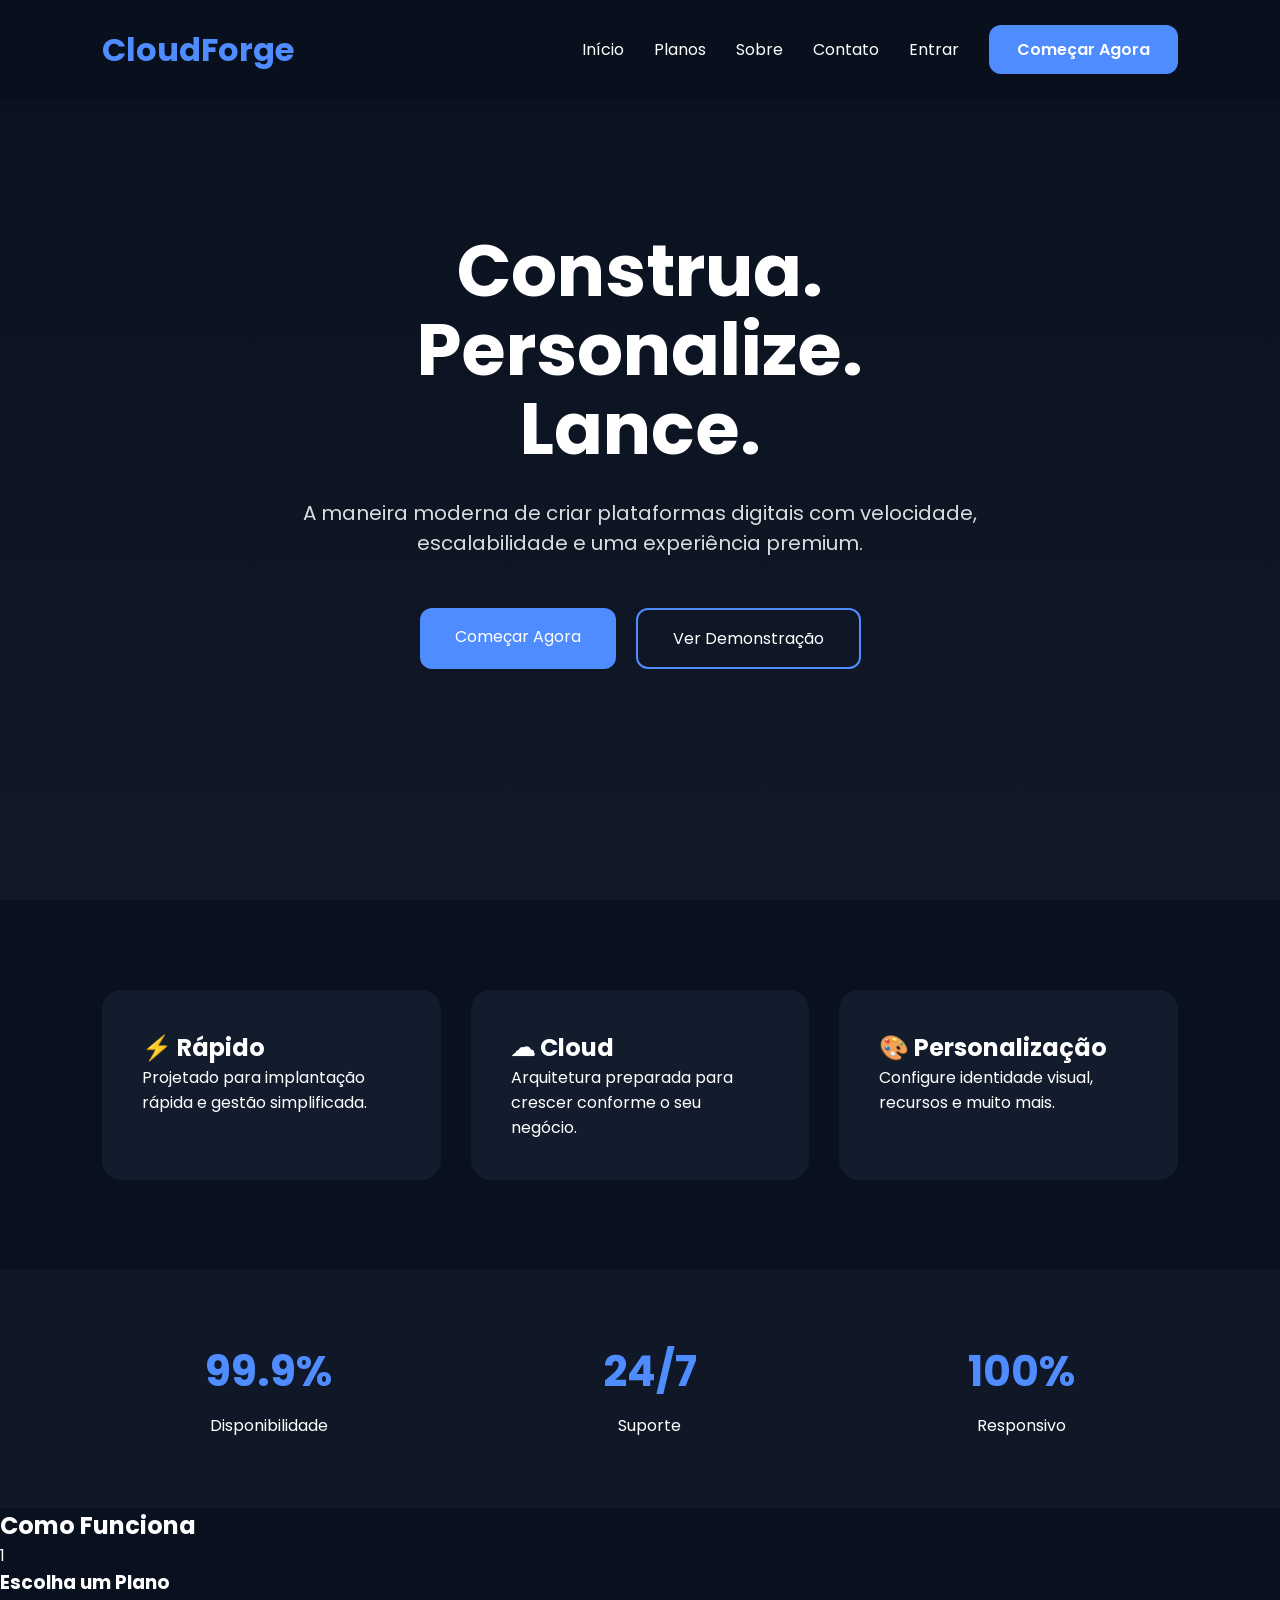
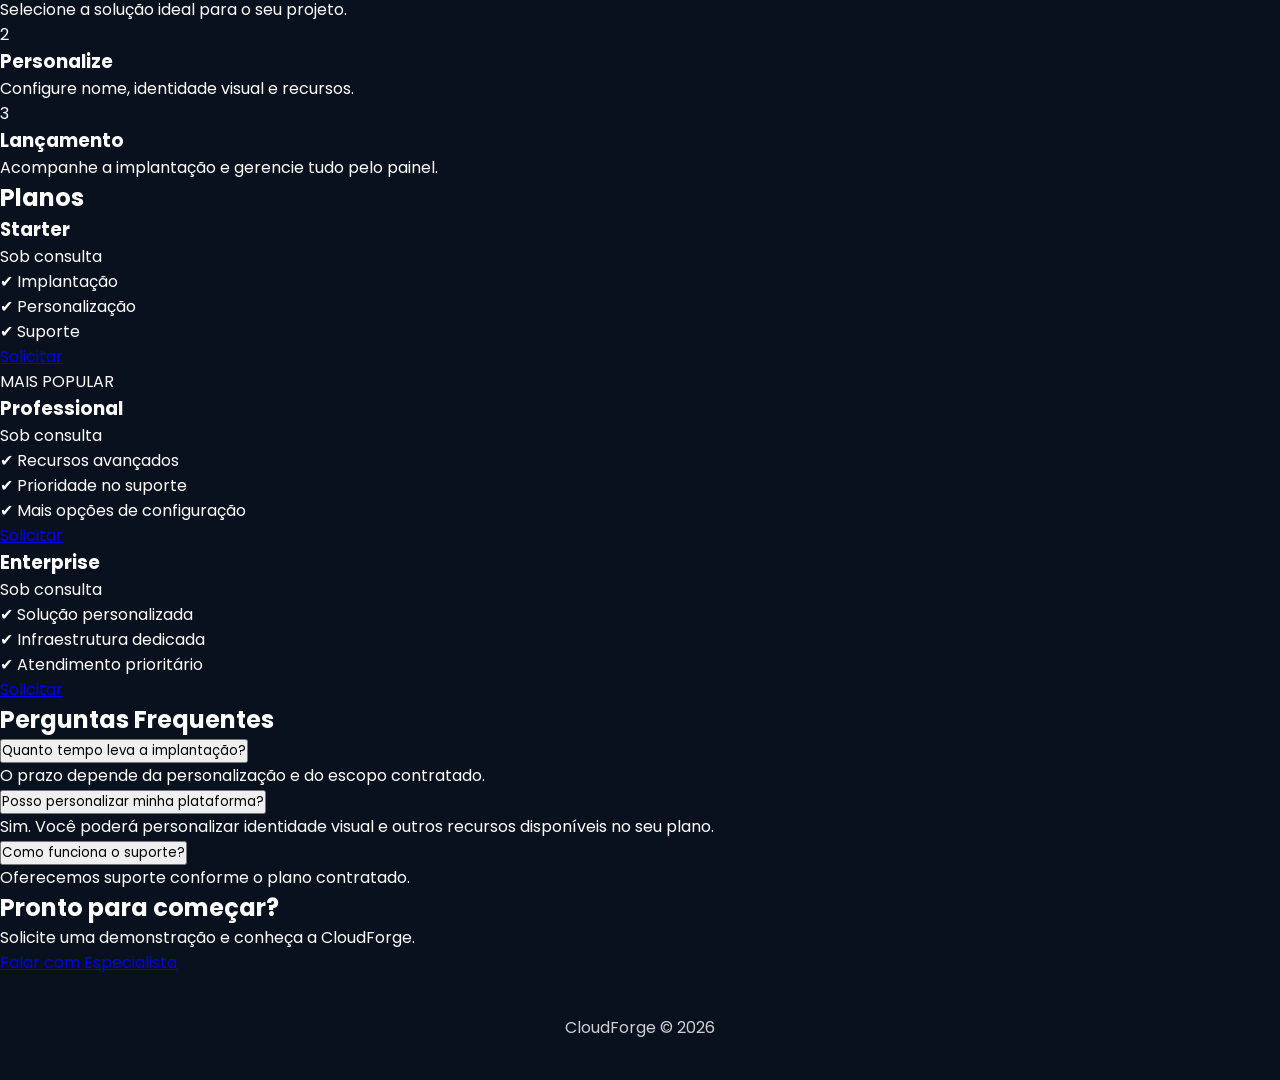
<file: index.html>
<!DOCTYPE html>
<html lang="pt-BR">

<head>

<meta charset="UTF-8">
<meta name="viewport" content="width=device-width, initial-scale=1.0">

<title>CloudForge | Construa. Personalize. Lance.</title>

<link rel="preconnect" href="https://fonts.googleapis.com">
<link rel="preconnect" href="https://fonts.gstatic.com" crossorigin>

<link href="https://fonts.googleapis.com/css2?family=Poppins:wght@300;400;500;600;700;800&display=swap" rel="stylesheet">

<link rel="stylesheet" href="assets/css/style.css">

</head>

<body>

<header>

<div class="logo">

CloudForge

</div>

<nav>

<a href="#">Início</a>

<a href="#">Planos</a>

<a href="#">Sobre</a>

<a href="#">Contato</a>

<a href="#" class="login">Entrar</a>

<a href="#" class="button">

Começar Agora

</a>

</nav>

</header>

<section class="hero">

<div class="hero-content">

<h1>

Construa.

<br>

Personalize.

<br>

Lance.

</h1>

<p>

A maneira moderna de criar plataformas digitais com velocidade,
escalabilidade e uma experiência premium.

</p>

<div class="hero-buttons">

<a href="#" class="primary">

Começar Agora

</a>

<a href="#" class="secondary">

Ver Demonstração

</a>

</div>

</div>

</section>

<section class="features">

<div class="card">

<h2>⚡ Rápido</h2>

<p>

Projetado para implantação rápida e gestão simplificada.

</p>

</div>

<div class="card">

<h2>☁ Cloud</h2>

<p>

Arquitetura preparada para crescer conforme o seu negócio.

</p>

</div>

<div class="card">

<h2>🎨 Personalização</h2>

<p>

Configure identidade visual, recursos e muito mais.

</p>

</div>

</section>

<section class="stats">

<div>

<h2>99.9%</h2>

<p>Disponibilidade</p>

</div>

<div>

<h2>24/7</h2>

<p>Suporte</p>

</div>

<div>

<h2>100%</h2>

<p>Responsivo</p>

</div>

</section>

<!-- COMO FUNCIONA -->

<section class="process">

<h2>Como Funciona</h2>

<div class="steps">

<div class="step">
<div class="number">1</div>
<h3>Escolha um Plano</h3>
<p>Selecione a solução ideal para o seu projeto.</p>
</div>

<div class="step">
<div class="number">2</div>
<h3>Personalize</h3>
<p>Configure nome, identidade visual e recursos.</p>
</div>

<div class="step">
<div class="number">3</div>
<h3>Lançamento</h3>
<p>Acompanhe a implantação e gerencie tudo pelo painel.</p>
</div>

</div>

</section>


<!-- PLANOS -->

<section class="pricing">

<h2>Planos</h2>

<div class="plans">

<div class="plan">

<h3>Starter</h3>

<p class="price">Sob consulta</p>

<ul>

<li>✔ Implantação</li>

<li>✔ Personalização</li>

<li>✔ Suporte</li>

</ul>

<a href="contato.html">Solicitar</a>

</div>


<div class="plan popular">

<span>MAIS POPULAR</span>

<h3>Professional</h3>

<p class="price">Sob consulta</p>

<ul>

<li>✔ Recursos avançados</li>

<li>✔ Prioridade no suporte</li>

<li>✔ Mais opções de configuração</li>

</ul>

<a href="contato.html">Solicitar</a>

</div>


<div class="plan">

<h3>Enterprise</h3>

<p class="price">Sob consulta</p>

<ul>

<li>✔ Solução personalizada</li>

<li>✔ Infraestrutura dedicada</li>

<li>✔ Atendimento prioritário</li>

</ul>

<a href="contato.html">Solicitar</a>

</div>

</div>

</section>



<!-- FAQ -->

<section class="faq">

<h2>Perguntas Frequentes</h2>

<div class="faq-item">

<button class="faq-question">
Quanto tempo leva a implantação?
</button>

<div class="faq-answer">

<p>
O prazo depende da personalização e do escopo contratado.
</p>

</div>

</div>

<div class="faq-item">

<button class="faq-question">
Posso personalizar minha plataforma?
</button>

<div class="faq-answer">

<p>
Sim. Você poderá personalizar identidade visual e outros recursos disponíveis no seu plano.
</p>

</div>

</div>

<div class="faq-item">

<button class="faq-question">
Como funciona o suporte?
</button>

<div class="faq-answer">

<p>
Oferecemos suporte conforme o plano contratado.
</p>

</div>

</div>

</section>



<section class="cta">

<h2>Pronto para começar?</h2>

<p>

Solicite uma demonstração e conheça a CloudForge.

</p>

<a href="contato.html">

Falar com Especialista

</a>

</section>

<footer>

CloudForge © 2026

</footer>

<script src="assets/js/script.js"></script>

</body>

</html>
</file>
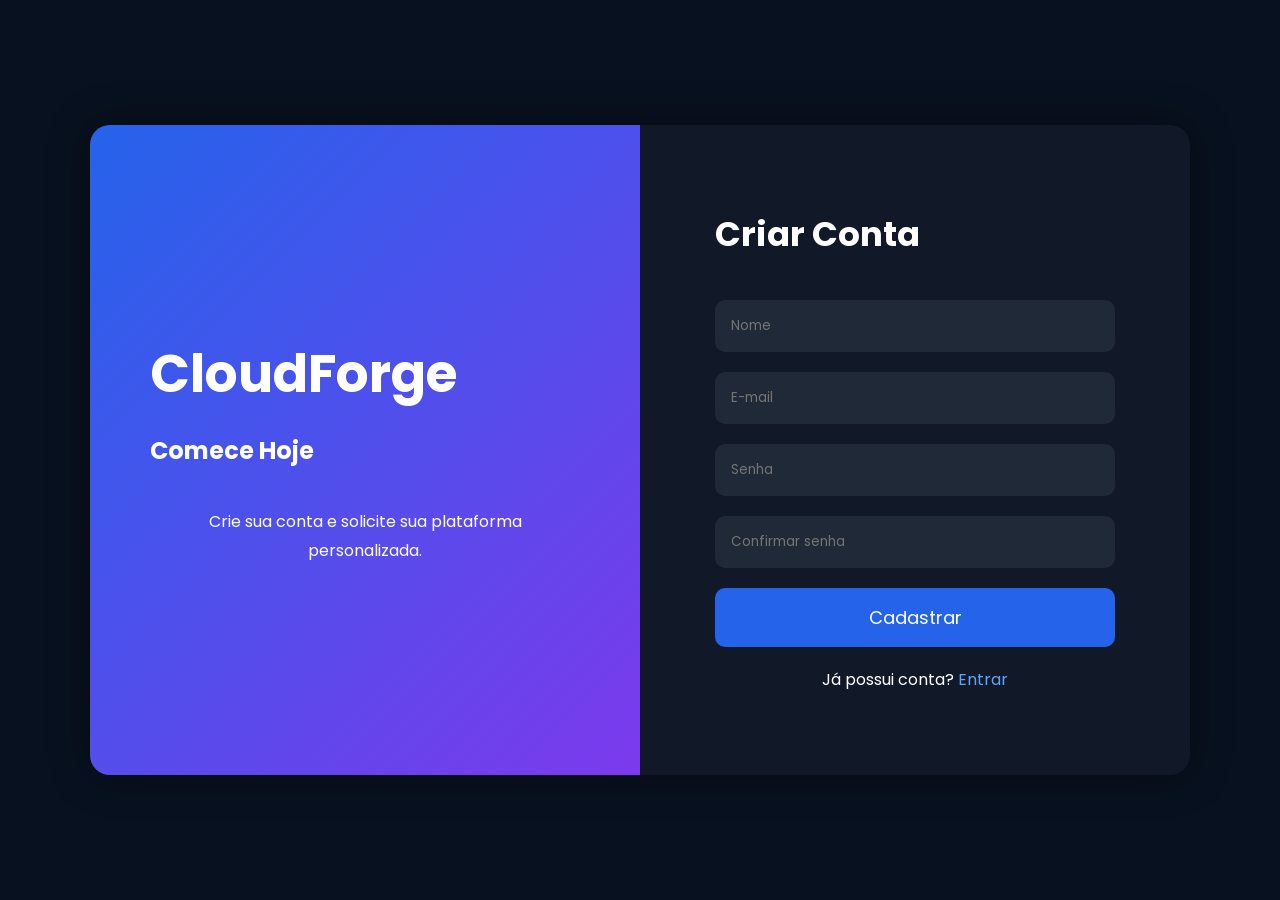
<file: cadastro.html>
<!DOCTYPE html>
<html lang="pt-BR">

<head>

<meta charset="UTF-8">

<meta name="viewport" content="width=device-width, initial-scale=1.0">

<title>Cadastro | CloudForge</title>

<link rel="stylesheet" href="assets/css/login.css">

<link href="https://fonts.googleapis.com/css2?family=Poppins:wght@300;400;500;600;700&display=swap" rel="stylesheet">

</head>

<body>

<div class="container">

<div class="left">

<h1>CloudForge</h1>

<h2>Comece Hoje</h2>

<p>

Crie sua conta e solicite sua plataforma personalizada.

</p>

</div>

<div class="right">

<form>

<h2>Criar Conta</h2>

<input type="text" placeholder="Nome">

<input type="email" placeholder="E-mail">

<input type="password" placeholder="Senha">

<input type="password" placeholder="Confirmar senha">

<button>

Cadastrar

</button>

<p>

Já possui conta?

<a href="login.html">

Entrar

</a>

</p>

</form>

</div>

</div>

</body>

</html>
</file>
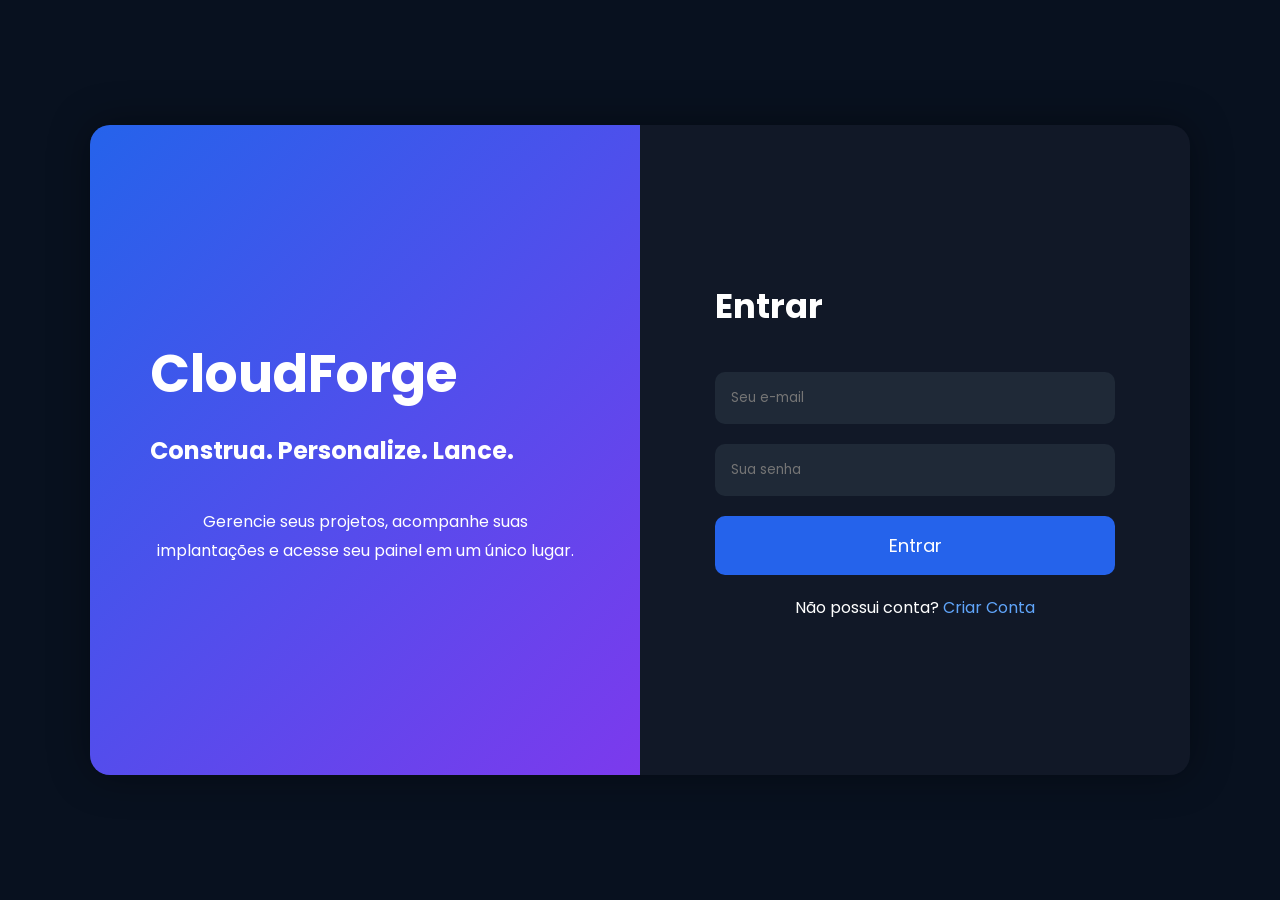
<file: login.html>
<!DOCTYPE html>
<html lang="pt-BR">

<head>
<meta charset="UTF-8">
<meta name="viewport" content="width=device-width, initial-scale=1.0">

<title>Entrar | CloudForge</title>

<link rel="stylesheet" href="assets/css/login.css">

<link href="https://fonts.googleapis.com/css2?family=Poppins:wght@300;400;500;600;700&display=swap" rel="stylesheet">

</head>

<body>

<div class="container">

<div class="left">

<h1>CloudForge</h1>

<h2>Construa. Personalize. Lance.</h2>

<p>
Gerencie seus projetos, acompanhe suas implantações e acesse seu painel em um único lugar.
</p>

</div>

<div class="right">

<form>

<h2>Entrar</h2>

<input type="email" placeholder="Seu e-mail" required>

<input type="password" placeholder="Sua senha" required>

<button type="submit">

Entrar

</button>

<p>

Não possui conta?

<a href="cadastro.html">

Criar Conta

</a>

</p>

</form>

</div>

</div>

</body>

</html>
</file>
<file: assets/css/style.css>
*{
margin:0;
padding:0;
box-sizing:border-box;
font-family:Poppins,sans-serif;
}

body{

background:#09111f;

color:#fff;

overflow-x:hidden;

}

header{

display:flex;

justify-content:space-between;

align-items:center;

padding:25px 8%;

position:fixed;

width:100%;

background:rgba(9,17,31,.85);

backdrop-filter:blur(12px);

z-index:999;

}

.logo{

font-size:32px;

font-weight:700;

color:#4f8cff;

}

nav{

display:flex;

align-items:center;

gap:30px;

}

nav a{

color:#fff;

text-decoration:none;

transition:.3s;

}

nav a:hover{

color:#4f8cff;

}

.button{

padding:12px 28px;

background:#4f8cff;

border-radius:12px;

font-weight:600;

}

.hero{

height:100vh;

display:flex;

align-items:center;

justify-content:center;

text-align:center;

padding:40px;

background:linear-gradient(180deg,#09111f,#111827);

}

.hero h1{

font-size:72px;

line-height:1.1;

margin-bottom:30px;

}

.hero p{

max-width:700px;

margin:auto;

font-size:20px;

opacity:.85;

}

.hero-buttons{

margin-top:50px;

display:flex;

justify-content:center;

gap:20px;

flex-wrap:wrap;

}

.primary{

background:#4f8cff;

padding:16px 35px;

border-radius:12px;

text-decoration:none;

color:#fff;

}

.secondary{

border:2px solid #4f8cff;

padding:16px 35px;

border-radius:12px;

text-decoration:none;

color:#fff;

}

.features{

display:grid;

grid-template-columns:repeat(auto-fit,minmax(280px,1fr));

gap:30px;

padding:90px 8%;

}

.card{

background:#121c2d;

padding:40px;

border-radius:20px;

transition:.3s;

}

.card:hover{

transform:translateY(-10px);

}

.stats{

display:flex;

justify-content:space-around;

padding:70px;

text-align:center;

background:#101827;

}

.stats h2{

font-size:42px;

color:#4f8cff;

margin-bottom:10px;

}

footer{

padding:40px;

text-align:center;

background:#09111f;

opacity:.8;

}
</file>
<file: assets/css/login.css>
*{

margin:0;

padding:0;

box-sizing:border-box;

font-family:Poppins,sans-serif;

}

body{

background:#08111f;

color:white;

height:100vh;

display:flex;

justify-content:center;

align-items:center;

}

.container{

width:1100px;

height:650px;

background:#111827;

display:grid;

grid-template-columns:1fr 1fr;

border-radius:20px;

overflow:hidden;

box-shadow:0 0 40px rgba(0,0,0,.4);

}

.left{

background:linear-gradient(135deg,#2563eb,#7c3aed);

display:flex;

flex-direction:column;

justify-content:center;

padding:60px;

}

.left h1{

font-size:52px;

margin-bottom:20px;

}

.left h2{

margin-bottom:20px;

}

.left p{

line-height:1.8;

}

.right{

display:flex;

justify-content:center;

align-items:center;

}

form{

width:400px;

display:flex;

flex-direction:column;

}

form h2{

margin-bottom:40px;

font-size:34px;

}

input{

padding:16px;

margin-bottom:20px;

background:#1f2937;

border:none;

border-radius:10px;

color:white;

}

button{

padding:16px;

background:#2563eb;

color:white;

border:none;

border-radius:10px;

font-size:18px;

cursor:pointer;

transition:.3s;

}

button:hover{

background:#1d4ed8;

}

a{

color:#60a5fa;

text-decoration:none;

}

p{

margin-top:20px;

text-align:center;

}
</file>
